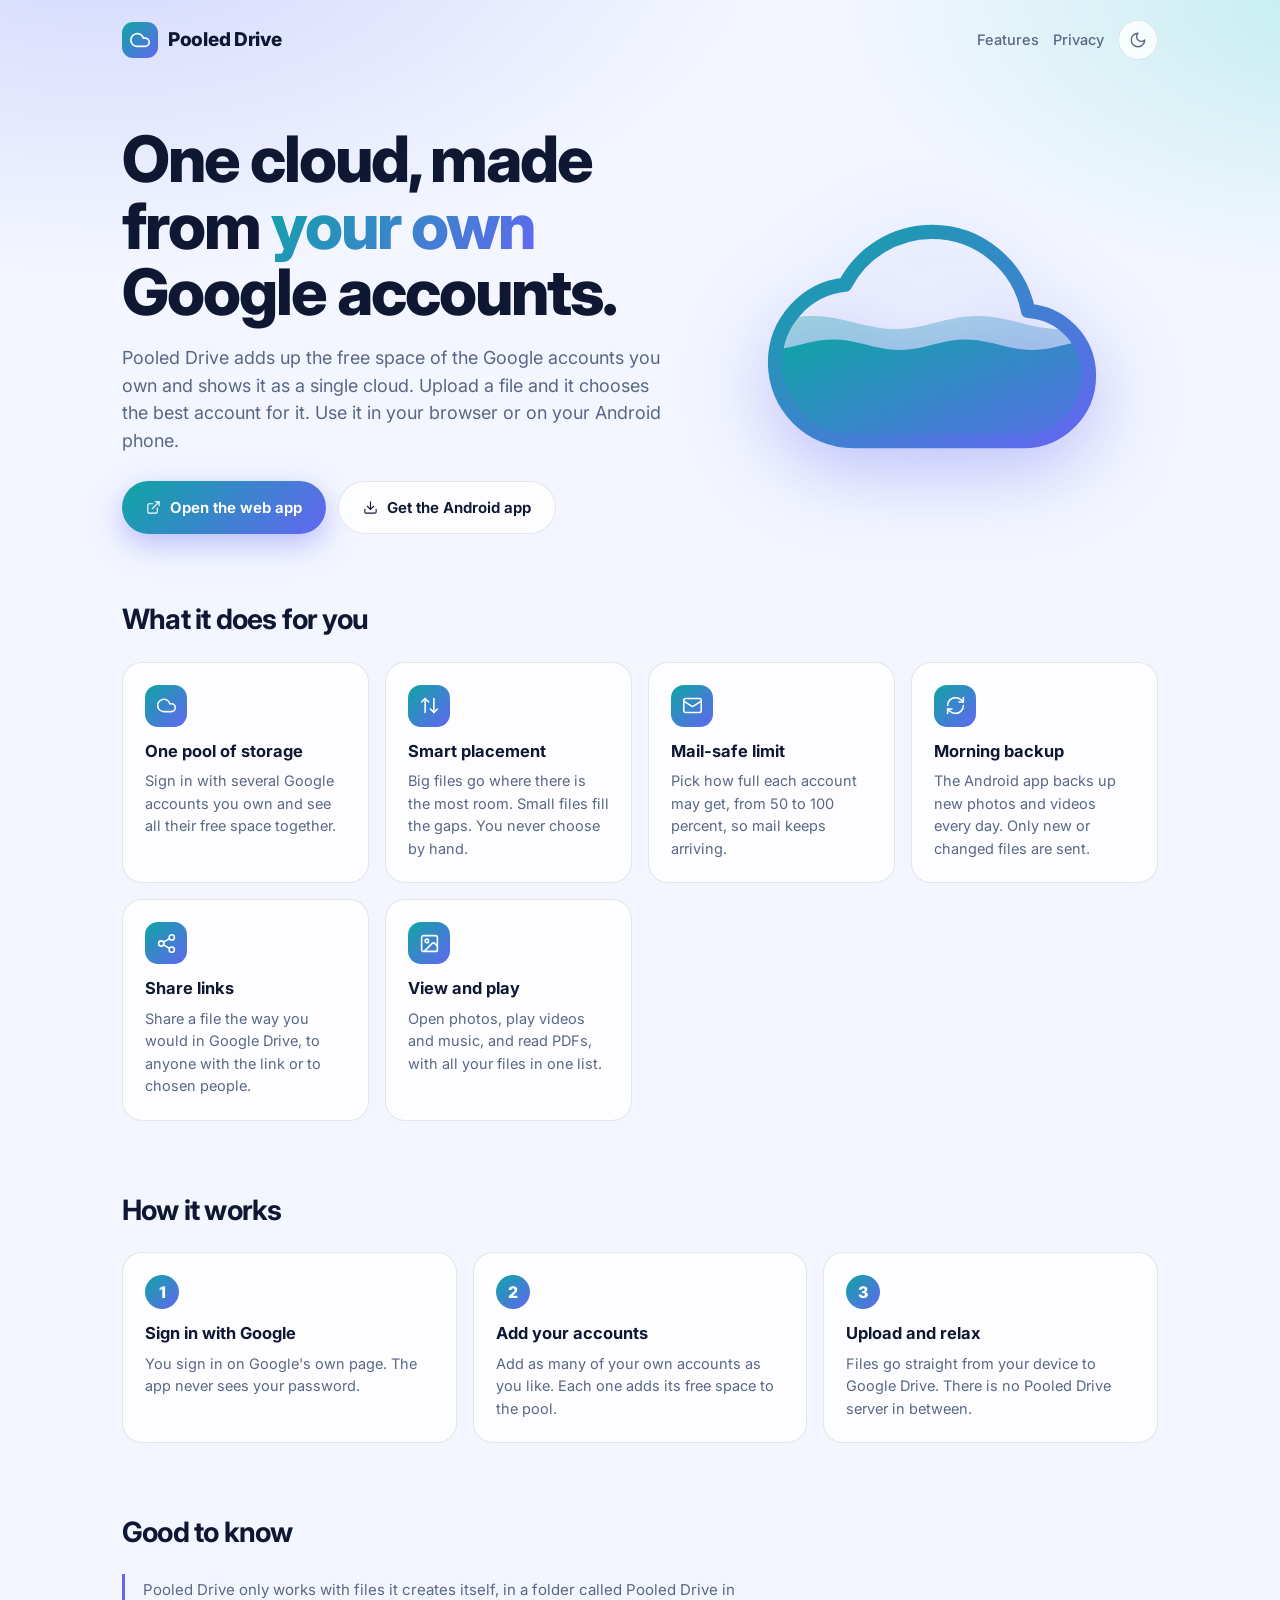
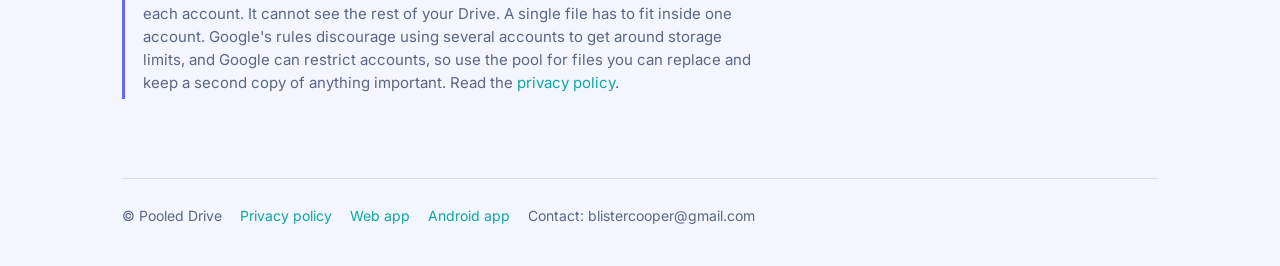
<file: index.html>
<!DOCTYPE html>
<html lang="en" data-theme="dark">
<head>
<meta charset="utf-8">
<meta name="viewport" content="width=device-width, initial-scale=1">
<title>Pooled Drive: one cloud made from your own Google accounts</title>
<meta name="description" content="Pooled Drive combines the free space of the Google accounts you own into one cloud. Available as a website and an Android app.">
<meta name="theme-color" content="#070b16">
<link rel="icon" href="app/icon-192.png">
<link rel="apple-touch-icon" href="app/icon-180.png">
<link rel="preconnect" href="https://fonts.googleapis.com">
<link href="https://fonts.googleapis.com/css2?family=Inter:wght@400;500;600;700;800&display=swap" rel="stylesheet">
<script>try{var t=JSON.parse(localStorage.getItem('pd.theme')||'"auto"');document.documentElement.dataset.theme=t==='auto'?(matchMedia('(prefers-color-scheme: dark)').matches?'dark':'light'):t}catch(e){}</script>
<style>
:root{--a1:#2dd4bf;--a2:#818cf8;--grad:linear-gradient(135deg,var(--a1),var(--a2));--font:'Inter',system-ui,-apple-system,'Segoe UI',Roboto,sans-serif}
:root[data-theme=dark]{color-scheme:dark;--bg:#070b16;--b1:rgba(99,102,241,.25);--b2:rgba(45,212,191,.16);--card:rgba(255,255,255,.05);--line:rgba(255,255,255,.1);--text:#e9edf9;--muted:#9aa4c2;--ink:#06101a;--track:rgba(255,255,255,.08)}
:root[data-theme=light]{color-scheme:light;--bg:#f3f6ff;--b1:rgba(129,140,248,.3);--b2:rgba(45,212,191,.24);--card:rgba(255,255,255,.8);--line:rgba(15,23,51,.1);--text:#101733;--muted:#5a6685;--ink:#fff;--a1:#0ea5a4;--a2:#6366f1;--track:rgba(15,23,51,.08)}
*{box-sizing:border-box}body{margin:0;font-family:var(--font);color:var(--text);background:radial-gradient(1100px 600px at 8% -10%,var(--b1),transparent 60%),radial-gradient(900px 500px at 105% 0,var(--b2),transparent 55%),var(--bg);background-attachment:fixed;-webkit-font-smoothing:antialiased;line-height:1.55}
a{color:var(--a1);text-decoration:none}button{font:inherit;color:inherit;background:none;border:0;cursor:pointer}
svg{width:1em;height:1em;fill:none;stroke:currentColor;stroke-width:1.8;stroke-linecap:round;stroke-linejoin:round}
.wrap{max-width:1080px;margin:0 auto;padding:0 22px}
nav{display:flex;align-items:center;gap:14px;padding:20px 0}
.brand{display:flex;align-items:center;gap:10px;font-weight:800;font-size:19px;letter-spacing:-.3px}
.mark{width:36px;height:36px;border-radius:11px;background:var(--grad);display:grid;place-items:center;color:var(--ink);font-size:21px}
.sp{flex:1}nav a.l{color:var(--muted);font-weight:500;font-size:14.5px}
.tb{width:40px;height:40px;border-radius:99px;border:1px solid var(--line);background:var(--card);display:grid;place-items:center;font-size:18px;color:var(--muted)}
.hero{display:grid;grid-template-columns:1.1fr .9fr;gap:30px;align-items:center;padding:46px 0 30px}
h1{font-size:clamp(36px,6vw,64px);line-height:1.04;letter-spacing:-2px;margin:0 0 18px;font-weight:800}
h1 span{background:var(--grad);-webkit-background-clip:text;background-clip:text;color:transparent}
.lead{font-size:18px;color:var(--muted);max-width:52ch;margin:0 0 26px}
.btns{display:flex;gap:12px;flex-wrap:wrap}
.btn{display:inline-flex;align-items:center;gap:9px;padding:14px 24px;border-radius:99px;font-weight:650;font-size:15px;border:1px solid var(--line);background:var(--card);color:var(--text);transition:transform .15s}
.btn:hover{transform:translateY(-2px)}.btn.p{background:var(--grad);color:var(--ink);border:0;box-shadow:0 10px 30px rgba(99,102,241,.4)}
.art{display:grid;place-items:center}.art svg{width:min(340px,80vw);height:auto;overflow:visible;filter:drop-shadow(0 20px 40px rgba(99,102,241,.4))}
.grid{display:grid;grid-template-columns:repeat(auto-fit,minmax(240px,1fr));gap:16px}
.card{background:var(--card);border:1px solid var(--line);border-radius:20px;padding:22px;-webkit-backdrop-filter:blur(14px);backdrop-filter:blur(14px)}
.card h3{margin:12px 0 6px;font-size:16.5px}.card p{margin:0;color:var(--muted);font-size:14.5px}
.ic{width:42px;height:42px;border-radius:13px;background:var(--grad);display:grid;place-items:center;color:var(--ink);font-size:21px}
section{padding:34px 0}h2{font-size:28px;letter-spacing:-.8px;margin:0 0 20px}
.steps{display:grid;grid-template-columns:repeat(auto-fit,minmax(220px,1fr));gap:16px;counter-reset:s}
.step{counter-increment:s}.step::before{content:counter(s);display:grid;place-items:center;width:34px;height:34px;border-radius:50%;background:var(--grad);color:var(--ink);font-weight:800;margin-bottom:12px}
.note{border-left:3px solid var(--a2);padding:4px 0 4px 18px;color:var(--muted);font-size:15px;max-width:70ch}
footer{border-top:1px solid var(--line);margin-top:30px;padding:26px 0 40px;color:var(--muted);font-size:14px;display:flex;gap:18px;flex-wrap:wrap}
@media(max-width:820px){.hero{grid-template-columns:1fr;text-align:center}.lead{margin-inline:auto}.btns{justify-content:center}}
</style>
</head>
<body>
<div class="wrap">
<nav><div class="brand"><span class="mark"><svg viewBox="0 0 24 24" style="width:22px;height:22px"><path d="M17.5 19H9a7 7 0 1 1 6.71-9h1.79a4.5 4.5 0 1 1 0 9Z"/></svg></span>Pooled Drive</div><span class="sp"></span><a class="l" href="#features">Features</a><a class="l" href="privacy.html">Privacy</a><button class="tb" id="tb" aria-label="Switch theme"></button></nav>

<header class="hero">
  <div>
    <h1>One cloud, made from <span>your own</span> Google accounts.</h1>
    <p class="lead">Pooled Drive adds up the free space of the Google accounts you own and shows it as a single cloud. Upload a file and it chooses the best account for it. Use it in your browser or on your Android phone.</p>
    <div class="btns">
      <a class="btn p" href="app/"><svg viewBox="0 0 24 24"><path d="M15 3h6v6"/><path d="M10 14 21 3"/><path d="M18 13v6a2 2 0 0 1-2 2H5a2 2 0 0 1-2-2V8a2 2 0 0 1 2-2h6"/></svg>Open the web app</a>
      <a class="btn" href="https://github.com/blistercooper/pooled-drive-website/releases/latest/download/PooledDrive.apk"><svg viewBox="0 0 24 24"><path d="M21 15v4a2 2 0 0 1-2 2H5a2 2 0 0 1-2-2v-4"/><polyline points="7 10 12 15 17 10"/><line x1="12" x2="12" y1="15" y2="3"/></svg>Get the Android app</a>
    </div>
  </div>
  <div class="art"><svg viewBox="0 0 26 24" role="img" aria-label="A cloud filling with water"><defs><linearGradient id="g" x1="0" y1="0" x2="1" y2="1"><stop offset="0" style="stop-color:var(--a1)"/><stop offset="1" style="stop-color:var(--a2)"/></linearGradient><clipPath id="c"><path d="M19.35,10.04C18.67,6.59 15.64,4 12,4 9.11,4 6.6,5.64 5.35,8.04 2.34,8.36 0,10.91 0,14c0,3.31 2.69,6 6,6h13c2.76,0 5,-2.24 5,-5 0,-2.64 -2.05,-4.78 -4.65,-4.96z"/></clipPath></defs><g transform="translate(1 .5)"><g clip-path="url(#c)"><path id="w2" style="fill:url(#g);fill-opacity:.35;stroke:none"/><path id="w1" style="fill:url(#g);stroke:none"/></g><path d="M19.35,10.04C18.67,6.59 15.64,4 12,4 9.11,4 6.6,5.64 5.35,8.04 2.34,8.36 0,10.91 0,14c0,3.31 2.69,6 6,6h13c2.76,0 5,-2.24 5,-5 0,-2.64 -2.05,-4.78 -4.65,-4.96z" style="stroke:url(#g);stroke-width:1.1"/></g></svg></div>
</header>

<section id="features"><h2>What it does for you</h2>
<div class="grid">
  <div class="card"><div class="ic"><svg viewBox="0 0 24 24"><path d="M17.5 19H9a7 7 0 1 1 6.71-9h1.79a4.5 4.5 0 1 1 0 9Z"/></svg></div><h3>One pool of storage</h3><p>Sign in with several Google accounts you own and see all their free space together.</p></div>
  <div class="card"><div class="ic"><svg viewBox="0 0 24 24"><path d="m21 16-4 4-4-4"/><path d="M17 20V4"/><path d="m3 8 4-4 4 4"/><path d="M7 4v16"/></svg></div><h3>Smart placement</h3><p>Big files go where there is the most room. Small files fill the gaps. You never choose by hand.</p></div>
  <div class="card"><div class="ic"><svg viewBox="0 0 24 24"><rect width="20" height="16" x="2" y="4" rx="2"/><path d="m22 7-8.97 5.7a1.94 1.94 0 0 1-2.06 0L2 7"/></svg></div><h3>Mail-safe limit</h3><p>Pick how full each account may get, from 50 to 100 percent, so mail keeps arriving.</p></div>
  <div class="card"><div class="ic"><svg viewBox="0 0 24 24"><path d="M3 12a9 9 0 0 1 9-9 9.75 9.75 0 0 1 6.74 2.74L21 8"/><path d="M21 3v5h-5"/><path d="M21 12a9 9 0 0 1-9 9 9.75 9.75 0 0 1-6.74-2.74L3 16"/><path d="M8 16H3v5"/></svg></div><h3>Morning backup</h3><p>The Android app backs up new photos and videos every day. Only new or changed files are sent.</p></div>
  <div class="card"><div class="ic"><svg viewBox="0 0 24 24"><circle cx="18" cy="5" r="3"/><circle cx="6" cy="12" r="3"/><circle cx="18" cy="19" r="3"/><path d="m8.6 13.5 6.8 4M15.4 6.5l-6.8 4"/></svg></div><h3>Share links</h3><p>Share a file the way you would in Google Drive, to anyone with the link or to chosen people.</p></div>
  <div class="card"><div class="ic"><svg viewBox="0 0 24 24"><rect width="18" height="18" x="3" y="3" rx="2"/><circle cx="9" cy="9" r="2"/><path d="m21 15-3.086-3.086a2 2 0 0 0-2.828 0L6 21"/></svg></div><h3>View and play</h3><p>Open photos, play videos and music, and read PDFs, with all your files in one list.</p></div>
</div></section>

<section><h2>How it works</h2>
<div class="steps">
  <div class="card step"><h3>Sign in with Google</h3><p>You sign in on Google's own page. The app never sees your password.</p></div>
  <div class="card step"><h3>Add your accounts</h3><p>Add as many of your own accounts as you like. Each one adds its free space to the pool.</p></div>
  <div class="card step"><h3>Upload and relax</h3><p>Files go straight from your device to Google Drive. There is no Pooled Drive server in between.</p></div>
</div></section>

<section><h2>Good to know</h2>
<p class="note">Pooled Drive only works with files it creates itself, in a folder called Pooled Drive in each account. It cannot see the rest of your Drive. A single file has to fit inside one account. Google's rules discourage using several accounts to get around storage limits, and Google can restrict accounts, so use the pool for files you can replace and keep a second copy of anything important. Read the <a href="privacy.html">privacy policy</a>.</p></section>

<footer><span>© Pooled Drive</span><a href="privacy.html">Privacy policy</a><a href="app/">Web app</a><a href="https://github.com/blistercooper/pooled-drive-website/releases/latest">Android app</a><span>Contact: blistercooper@gmail.com</span></footer>
</div>
<script>
(function(){
  if(/iP(hone|ad|od)/.test(navigator.userAgent)||(navigator.platform==='MacIntel'&&navigator.maxTouchPoints>1)){var ab=document.querySelector('.btns a:nth-child(2)');if(ab)ab.outerHTML='<span class="btn" style="cursor:default">The Android app is Android only. On iPhone, use the web app.</span>'}
  var tb=document.getElementById('tb');
  function icon(){tb.innerHTML='<svg viewBox="0 0 24 24">'+(document.documentElement.dataset.theme==='dark'?'<circle cx="12" cy="12" r="4"/><path d="M12 2v2M12 20v2M4.93 4.93l1.41 1.41M17.66 17.66l1.41 1.41M2 12h2M20 12h2M6.34 17.66l-1.41 1.41M19.07 4.93l-1.41 1.41"/>':'<path d="M12 3a6 6 0 0 0 9 9 9 9 0 1 1-9-9Z"/>')+'</svg>'}
  icon();tb.onclick=function(){var t=document.documentElement.dataset.theme==='dark'?'light':'dark';document.documentElement.dataset.theme=t;try{localStorage.setItem('pd.theme',JSON.stringify(t))}catch(e){}icon()};
  function wave(l,a,k,ph){var d='M-1 '+(l+a*Math.sin(-k+ph));for(var x=-1;x<=25;x+=.5)d+=' L'+x+' '+(l+a*Math.sin(x*k+ph));return d+' L25 22 L-1 22Z'}
  var still=matchMedia('(prefers-reduced-motion: reduce)').matches,w1=document.getElementById('w1'),w2=document.getElementById('w2');
  (function f(t){var ph=t/5200*Math.PI*2,lv=12.4+.25*Math.sin(ph);w1.setAttribute('d',wave(lv,.4,.62,ph));w2.setAttribute('d',wave(lv-1.7,.5,.5,ph+1.3));if(!still)requestAnimationFrame(f)})(0);
})();
</script>
</body>
</html>
</file>
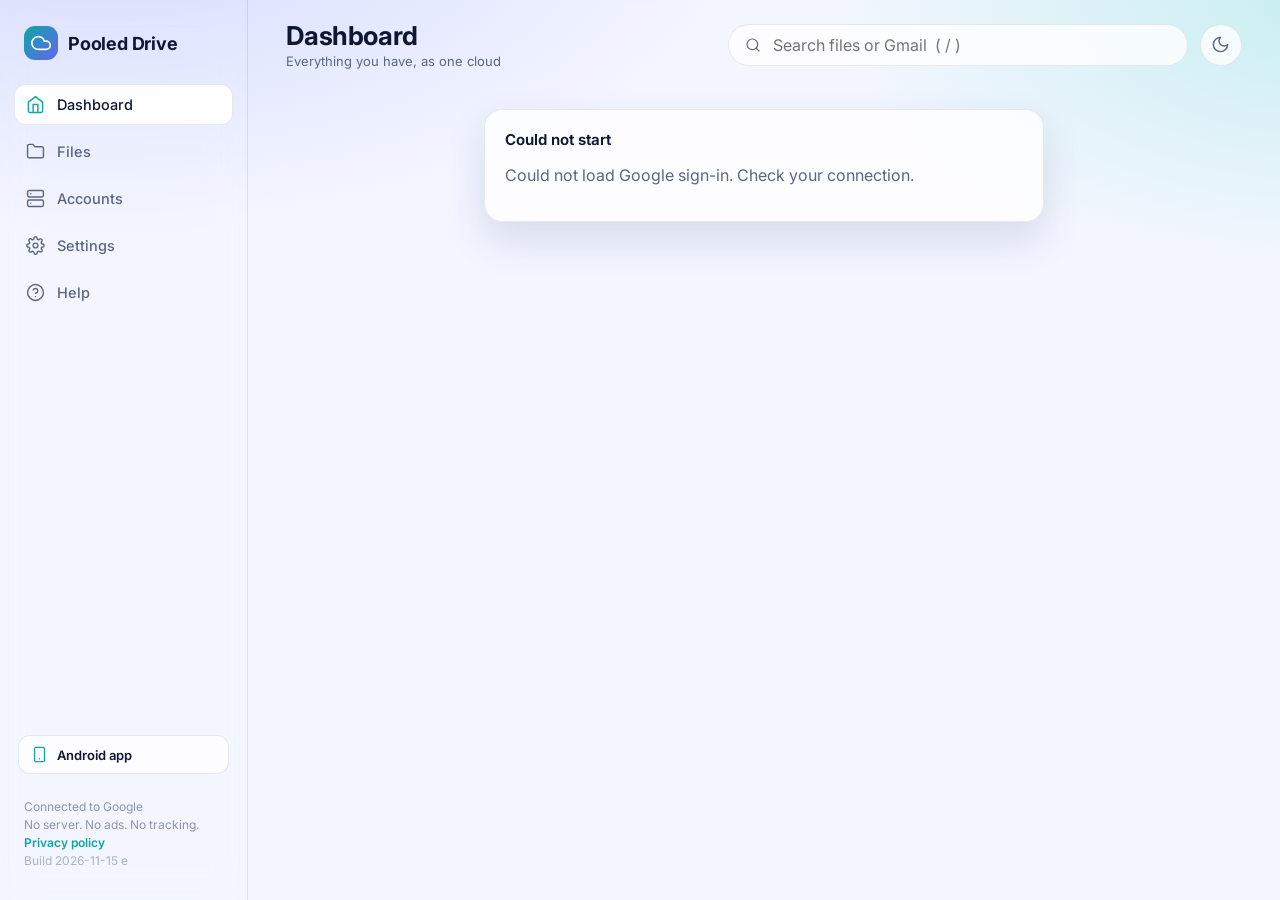
<file: app/index.html>
<!DOCTYPE html>
<html lang="en" data-theme="dark">
<head>
<meta charset="utf-8">
<meta name="viewport" content="width=device-width, initial-scale=1, viewport-fit=cover">
<title>Pooled Drive: web app</title>
<meta name="description" content="Pool the free space of your own Google accounts into one cloud, in your browser.">
<meta name="theme-color" content="#070b16">
<link rel="manifest" href="manifest.webmanifest">
<link rel="icon" href="icon-192.png">
<link rel="apple-touch-icon" href="icon-180.png">
<meta name="apple-mobile-web-app-capable" content="yes">
<meta name="mobile-web-app-capable" content="yes">
<meta name="apple-mobile-web-app-title" content="Pooled Drive">
<meta name="apple-mobile-web-app-status-bar-style" content="black-translucent">
<meta name="format-detection" content="telephone=no">
<link rel="preconnect" href="https://fonts.googleapis.com">
<link href="https://fonts.googleapis.com/css2?family=Inter:wght@400;500;600;700&display=swap" rel="stylesheet">
<!--LOADER-CSS--><script>(function(){var v=Math.floor(Date.now()/60000);document.write('<link rel="stylesheet" href="app.css?v='+v+'">')})();</script><noscript><link rel="stylesheet" href="app.css"></noscript><!--/LOADER-CSS-->
<script>
  // apply the saved theme before anything paints, so there is no flash
  try {
    var t = JSON.parse(localStorage.getItem('pd.theme') || '"auto"');
    document.documentElement.dataset.theme = t === 'auto' ? (matchMedia('(prefers-color-scheme: dark)').matches ? 'dark' : 'light') : t;
  } catch (e) {}
</script>
</head>
<body>
<svg width="0" height="0" style="position:absolute" aria-hidden="true"><defs><linearGradient id="rg" x1="0" y1="0" x2="1" y2="1"><stop offset="0" style="stop-color:var(--a1)"/><stop offset="1" style="stop-color:var(--a2)"/></linearGradient></defs></svg>
<div id="app"></div>
<div class="scrim" id="scrim"><div class="modal" id="modal" role="dialog" aria-modal="true"></div></div>
<div class="toast" id="toast" role="status" aria-live="polite"></div>
<div id="tx" aria-live="polite"></div>
<div class="drop" id="dz"><div>Drop files to upload</div></div>
<canvas id="fx" aria-hidden="true"></canvas>
<input type="file" id="pick" multiple hidden>
<noscript><p style="padding:40px;text-align:center">Pooled Drive needs JavaScript to run.</p></noscript>
<!--LOADER-JS--><script>(function(){var v=Math.floor(Date.now()/60000);["config.js","app.js","ui.js"].forEach(function(f){document.write('<script src="'+f+'?v='+v+'"><\/script>')})})();</script><!--/LOADER-JS-->
</body>
</html>
</file>
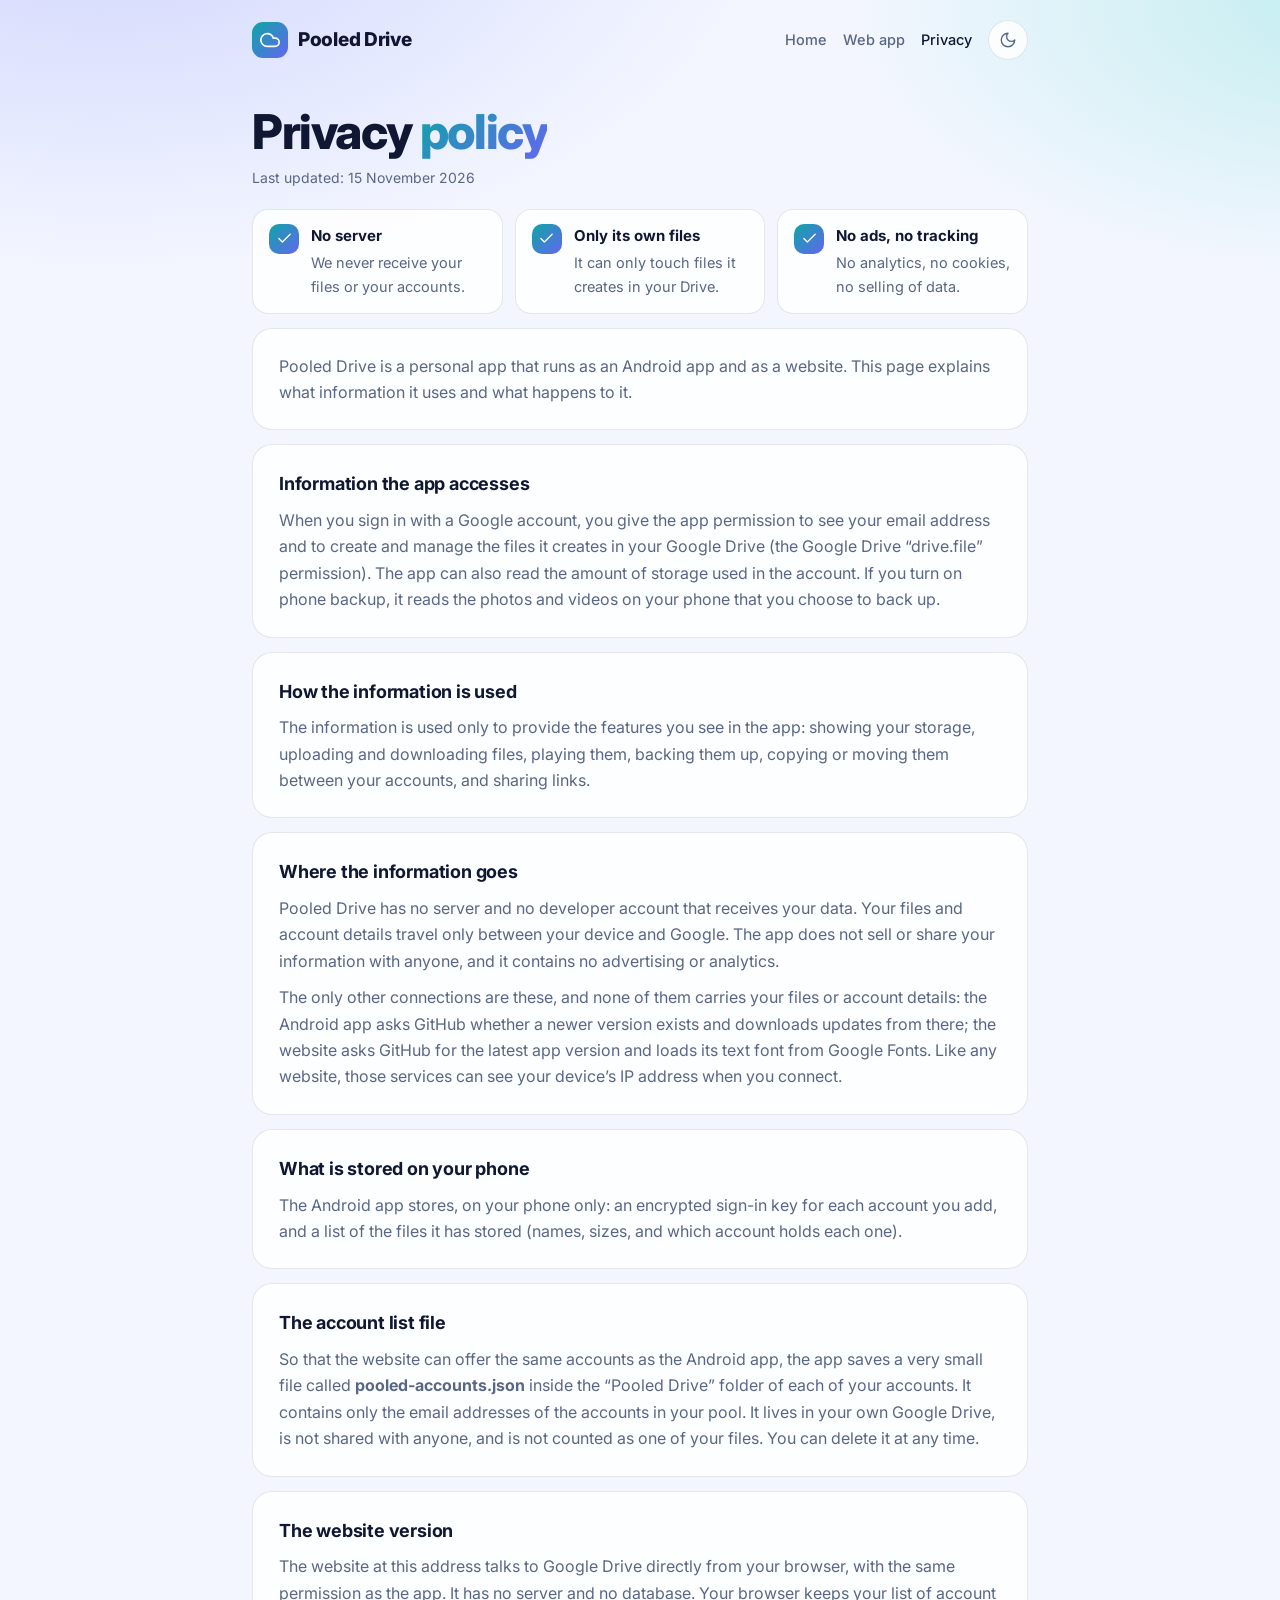
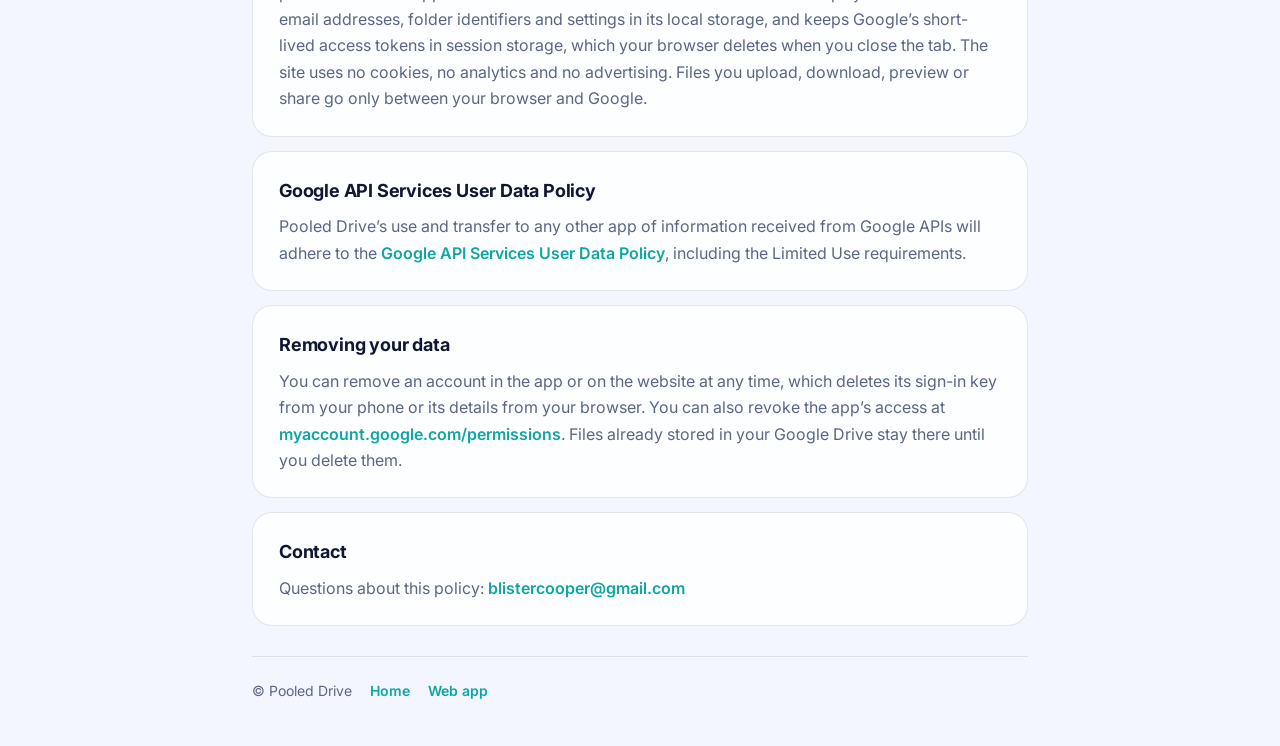
<file: privacy.html>
<!DOCTYPE html>
<html lang="en" data-theme="dark">
<head>
<meta charset="utf-8">
<meta name="viewport" content="width=device-width, initial-scale=1">
<title>Pooled Drive: Privacy Policy</title>
<meta name="description" content="What information Pooled Drive uses, where it goes, and how to remove it.">
<meta name="theme-color" content="#070b16">
<link rel="icon" href="app/icon-192.png">
<link rel="apple-touch-icon" href="app/icon-180.png">
<link rel="preconnect" href="https://fonts.googleapis.com">
<link href="https://fonts.googleapis.com/css2?family=Inter:wght@400;500;600;700;800&display=swap" rel="stylesheet">
<script>try{var t=JSON.parse(localStorage.getItem('pd.theme')||'"auto"');document.documentElement.dataset.theme=t==='auto'?(matchMedia('(prefers-color-scheme: dark)').matches?'dark':'light'):t}catch(e){}</script>
<style>
:root{--a1:#2dd4bf;--a2:#818cf8;--grad:linear-gradient(135deg,var(--a1),var(--a2));--font:'Inter',system-ui,-apple-system,'Segoe UI',Roboto,sans-serif}
:root[data-theme=dark]{color-scheme:dark;--bg:#070b16;--b1:rgba(99,102,241,.25);--b2:rgba(45,212,191,.16);--card:rgba(255,255,255,.05);--line:rgba(255,255,255,.1);--text:#e9edf9;--muted:#9aa4c2;--ink:#06101a}
:root[data-theme=light]{color-scheme:light;--bg:#f3f6ff;--b1:rgba(129,140,248,.3);--b2:rgba(45,212,191,.24);--card:rgba(255,255,255,.82);--line:rgba(15,23,51,.1);--text:#101733;--muted:#5a6685;--ink:#fff;--a1:#0ea5a4;--a2:#6366f1}
*{box-sizing:border-box}html{-webkit-text-size-adjust:100%}
body{margin:0;font-family:var(--font);color:var(--text);background:radial-gradient(1100px 600px at 8% -10%,var(--b1),transparent 60%),radial-gradient(900px 500px at 105% 0,var(--b2),transparent 55%),var(--bg);background-attachment:fixed;-webkit-font-smoothing:antialiased;line-height:1.65}
a{color:var(--a1);text-decoration:none;font-weight:600}a:hover{text-decoration:underline}button{font:inherit;color:inherit;background:none;border:0;cursor:pointer}
svg{width:1em;height:1em;fill:none;stroke:currentColor;stroke-width:1.8;stroke-linecap:round;stroke-linejoin:round}
.wrap{max-width:820px;margin:0 auto;padding:0 22px}
nav{display:flex;align-items:center;gap:16px;padding:20px 0;flex-wrap:wrap}
.brand{display:flex;align-items:center;gap:10px;font-weight:800;font-size:19px;letter-spacing:-.3px;color:var(--text)}.brand:hover{text-decoration:none}
.mark{width:36px;height:36px;border-radius:11px;background:var(--grad);display:grid;place-items:center;color:var(--ink);font-size:21px}
.sp{flex:1}nav a.l{color:var(--muted);font-weight:500;font-size:14.5px}nav a.l.on{color:var(--text)}
.tb{width:40px;height:40px;border-radius:99px;border:1px solid var(--line);background:var(--card);display:grid;place-items:center;font-size:18px;color:var(--muted)}
h1{font-size:clamp(32px,5vw,48px);letter-spacing:-1.4px;line-height:1.08;margin:26px 0 8px;font-weight:800}
h1 span{background:var(--grad);-webkit-background-clip:text;background-clip:text;color:transparent}
.upd{color:var(--muted);font-size:14px;margin:0 0 20px}
.card{background:var(--card);border:1px solid var(--line);border-radius:20px;padding:24px 26px;margin-bottom:14px;-webkit-backdrop-filter:blur(14px);backdrop-filter:blur(14px)}
.card h2{font-size:18px;margin:0 0 8px;letter-spacing:-.2px}.card p{margin:0 0 10px;color:var(--muted)}.card p:last-child{margin-bottom:0}
.short{display:grid;grid-template-columns:repeat(auto-fit,minmax(230px,1fr));gap:12px;margin:0 0 14px}
.short div{display:flex;gap:12px;align-items:flex-start;background:var(--card);border:1px solid var(--line);border-radius:16px;padding:14px 16px;font-size:14.5px;color:var(--muted)}
.short b{display:block;color:var(--text);font-size:15px;margin-bottom:2px}
.ck{width:30px;height:30px;border-radius:10px;background:var(--grad);color:var(--ink);display:grid;place-items:center;flex:none;font-size:17px}
footer{border-top:1px solid var(--line);margin:30px 0 0;padding:22px 0 44px;color:var(--muted);font-size:14px;display:flex;gap:18px;flex-wrap:wrap}
</style>
</head>
<body>
<div class="wrap">
<nav><a class="brand" href="./"><span class="mark"><svg viewBox="0 0 24 24" style="width:22px;height:22px"><path d="M17.5 19H9a7 7 0 1 1 6.71-9h1.79a4.5 4.5 0 1 1 0 9Z"/></svg></span>Pooled Drive</a><span class="sp"></span><a class="l" href="./">Home</a><a class="l" href="app/">Web app</a><a class="l on" href="privacy.html">Privacy</a><button class="tb" id="tb" aria-label="Switch theme"></button></nav>

<h1>Privacy <span>policy</span></h1>
<p class="upd">Last updated: 15 November 2026</p>

<div class="short">
  <div><span class="ck"><svg viewBox="0 0 24 24"><path d="M20 6 9 17l-5-5"/></svg></span><span><b>No server</b>We never receive your files or your accounts.</span></div>
  <div><span class="ck"><svg viewBox="0 0 24 24"><path d="M20 6 9 17l-5-5"/></svg></span><span><b>Only its own files</b>It can only touch files it creates in your Drive.</span></div>
  <div><span class="ck"><svg viewBox="0 0 24 24"><path d="M20 6 9 17l-5-5"/></svg></span><span><b>No ads, no tracking</b>No analytics, no cookies, no selling of data.</span></div>
</div>

<div class="card"><p>Pooled Drive is a personal app that runs as an Android app and as a website. This page explains what information it uses and what happens to it.</p></div>

<div class="card"><h2>Information the app accesses</h2>
<p>When you sign in with a Google account, you give the app permission to see your email address and to create and manage the files it creates in your Google Drive (the Google Drive “drive.file” permission). The app can also read the amount of storage used in the account. If you turn on phone backup, it reads the photos and videos on your phone that you choose to back up.</p></div>

<div class="card"><h2>How the information is used</h2>
<p>The information is used only to provide the features you see in the app: showing your storage, uploading and downloading files, playing them, backing them up, copying or moving them between your accounts, and sharing links.</p></div>

<div class="card"><h2>Where the information goes</h2>
<p>Pooled Drive has no server and no developer account that receives your data. Your files and account details travel only between your device and Google. The app does not sell or share your information with anyone, and it contains no advertising or analytics.</p>
<p>The only other connections are these, and none of them carries your files or account details: the Android app asks GitHub whether a newer version exists and downloads updates from there; the website asks GitHub for the latest app version and loads its text font from Google Fonts. Like any website, those services can see your device’s IP address when you connect.</p></div>

<div class="card"><h2>What is stored on your phone</h2>
<p>The Android app stores, on your phone only: an encrypted sign-in key for each account you add, and a list of the files it has stored (names, sizes, and which account holds each one).</p></div>

<div class="card"><h2>The account list file</h2>
<p>So that the website can offer the same accounts as the Android app, the app saves a very small file called <b>pooled-accounts.json</b> inside the “Pooled Drive” folder of each of your accounts. It contains only the email addresses of the accounts in your pool. It lives in your own Google Drive, is not shared with anyone, and is not counted as one of your files. You can delete it at any time.</p></div>

<div class="card"><h2>The website version</h2>
<p>The website at this address talks to Google Drive directly from your browser, with the same permission as the app. It has no server and no database. Your browser keeps your list of account email addresses, folder identifiers and settings in its local storage, and keeps Google’s short-lived access tokens in session storage, which your browser deletes when you close the tab. The site uses no cookies, no analytics and no advertising. Files you upload, download, preview or share go only between your browser and Google.</p></div>

<div class="card"><h2>Google API Services User Data Policy</h2>
<p>Pooled Drive’s use and transfer to any other app of information received from Google APIs will adhere to the <a href="https://developers.google.com/terms/api-services-user-data-policy" target="_blank" rel="noopener">Google API Services User Data Policy</a>, including the Limited Use requirements.</p></div>

<div class="card"><h2>Removing your data</h2>
<p>You can remove an account in the app or on the website at any time, which deletes its sign-in key from your phone or its details from your browser. You can also revoke the app’s access at <a href="https://myaccount.google.com/permissions" target="_blank" rel="noopener">myaccount.google.com/permissions</a>. Files already stored in your Google Drive stay there until you delete them.</p></div>

<div class="card"><h2>Contact</h2>
<p>Questions about this policy: <a href="mailto:blistercooper@gmail.com">blistercooper@gmail.com</a></p></div>

<footer><span>© Pooled Drive</span><a href="./">Home</a><a href="app/">Web app</a></footer>
</div>
<script>
(function(){var tb=document.getElementById('tb');
function icon(){tb.innerHTML='<svg viewBox="0 0 24 24">'+(document.documentElement.dataset.theme==='dark'?'<circle cx="12" cy="12" r="4"/><path d="M12 2v2M12 20v2M4.93 4.93l1.41 1.41M17.66 17.66l1.41 1.41M2 12h2M20 12h2M6.34 17.66l-1.41 1.41M19.07 4.93l-1.41 1.41"/>':'<path d="M12 3a6 6 0 0 0 9 9 9 9 0 1 1-9-9Z"/>')+'</svg>'}
icon();tb.onclick=function(){var t=document.documentElement.dataset.theme==='dark'?'light':'dark';document.documentElement.dataset.theme=t;try{localStorage.setItem('pd.theme',JSON.stringify(t))}catch(e){}icon()}})();
</script>
</body>
</html>
</file>
<file: app/app.css>
/* Pooled Drive web: "aurora glass". Two themes: dark (midnight) and light (daylight). */
:root{
  --font:'Inter',system-ui,-apple-system,'Segoe UI',Roboto,sans-serif;
  --a1:#2dd4bf;--a2:#818cf8;--grad:linear-gradient(135deg,var(--a1),var(--a2));
  --r:18px;--rs:12px;--nav:248px;
  color-scheme:dark;
}
:root[data-theme=dark]{
  --bg:#070b16;--bg1:rgba(99,102,241,.22);--bg2:rgba(45,212,191,.15);
  --card:rgba(255,255,255,.045);--card2:rgba(255,255,255,.08);--line:rgba(255,255,255,.09);
  --text:#e9edf9;--muted:#8f99b8;--faint:#5d6788;--ink:#06101a;
  --good:#34d399;--warn:#fbbf24;--bad:#f87171;--shadow:0 20px 50px rgba(0,0,0,.45);--track:rgba(255,255,255,.08);
  --t-film:#a78bfa;--t-image:#2dd4bf;--t-file:#fbbf24;--t-music:#f472b6;--t-zip:#fb923c;--t-other:#64748b;
}
:root[data-theme=light]{
  color-scheme:light;
  --bg:#f3f6ff;--bg1:rgba(129,140,248,.28);--bg2:rgba(45,212,191,.22);
  --card:rgba(255,255,255,.78);--card2:rgba(255,255,255,.95);--line:rgba(15,23,51,.09);
  --text:#101733;--muted:#5a6685;--faint:#8b95b3;--ink:#ffffff;
  --a1:#0ea5a4;--a2:#6366f1;
  --good:#059669;--warn:#b45309;--bad:#dc2626;--shadow:0 18px 40px rgba(40,60,120,.14);--track:rgba(15,23,51,.08);
  --t-film:#7c3aed;--t-image:#0d9488;--t-file:#d97706;--t-music:#db2777;--t-zip:#ea580c;--t-other:#94a3b8;
}
*,*::before,*::after{box-sizing:border-box}
html{scroll-padding-top:80px}
html{-webkit-text-size-adjust:100%;text-size-adjust:100%}
body{-webkit-tap-highlight-color:transparent;margin:0;font-family:var(--font);color:var(--text);background:
  radial-gradient(1100px 560px at 8% -12%,var(--bg1),transparent 60%),
  radial-gradient(900px 480px at 104% 0%,var(--bg2),transparent 55%),var(--bg);
  background-attachment:fixed;min-height:100vh;min-height:100dvh;-webkit-font-smoothing:antialiased;transition:background-color .3s,color .3s}
button,input,select{font:inherit;color:inherit}
button{-webkit-appearance:none;appearance:none;background:none;border:0;cursor:pointer;padding:0}
a{color:var(--a1);text-decoration:none}
svg{width:1em;height:1em;fill:none;stroke:currentColor;stroke-width:1.8;stroke-linecap:round;stroke-linejoin:round;flex:none}
:focus-visible{outline:2px solid var(--a1);outline-offset:2px;border-radius:8px}
.sr{position:absolute;width:1px;height:1px;overflow:hidden;clip:rect(0 0 0 0)}

/* ---------- shell ---------- */
#app{display:grid;grid-template-columns:var(--nav) minmax(0,1fr);min-height:100vh}
aside{position:sticky;top:0;height:100vh;padding:20px 14px;border-right:1px solid var(--line);display:flex;flex-direction:column;gap:6px;-webkit-backdrop-filter:blur(18px);backdrop-filter:blur(18px)}
.brand{display:flex;align-items:center;gap:10px;padding:6px 10px 18px;font-weight:700;font-size:18px;letter-spacing:-.2px}
.brand .mark{width:34px;height:34px;border-radius:11px;background:var(--grad);display:grid;place-items:center;color:var(--ink);font-size:20px}
.navb{display:flex;align-items:center;gap:12px;width:100%;text-align:left;padding:11px 12px;border-radius:var(--rs);color:var(--muted);font-weight:500;font-size:14.5px;transition:background .15s,color .15s}
.navb svg{font-size:19px}
.navb:hover{background:var(--card);color:var(--text)}
.navb[aria-current=page]{background:var(--card2);color:var(--text);box-shadow:inset 0 0 0 1px var(--line)}
.navb[aria-current=page] svg{color:var(--a1)}
.navb .dotc{margin-left:auto;font-size:11px;background:var(--grad);color:var(--ink);padding:2px 7px;border-radius:99px;font-weight:700}
.sp{flex:1}
.side-foot{font-size:12px;color:var(--faint);padding:10px;line-height:1.5}
main{padding:20px clamp(16px,3vw,40px) 90px;max-width:1280px;width:100%}
.top{display:flex;align-items:center;gap:12px;margin-bottom:22px;flex-wrap:wrap}
.top h1{font-size:26px;letter-spacing:-.4px;margin:0;font-weight:700}
.top .sub{color:var(--muted);font-size:13px;margin-top:2px}
.searchbox{flex:1;min-width:200px;max-width:460px;margin-left:auto;display:flex;align-items:center;gap:10px;background:var(--card);border:1px solid var(--line);border-radius:99px;padding:0 16px;height:42px;color:var(--muted)}
.searchbox input{flex:1;background:none;border:0;outline:0;color:var(--text);min-width:0}
.iconb{width:42px;height:42px;border-radius:99px;display:grid;place-items:center;background:var(--card);border:1px solid var(--line);font-size:19px;color:var(--muted);transition:color .15s,transform .15s}
.iconb:hover{color:var(--text);transform:translateY(-1px)}

/* ---------- cards & buttons ---------- */
.card{background:var(--card);border:1px solid var(--line);border-radius:var(--r);padding:20px;-webkit-backdrop-filter:blur(14px);backdrop-filter:blur(14px);box-shadow:var(--shadow)}
.card h2{font-size:15px;margin:0 0 12px;font-weight:650;display:flex;align-items:center;gap:8px}
.card h2 .lnk{margin-left:auto;font-size:12.5px;font-weight:600;color:var(--a1);cursor:pointer}
.grid{display:grid;gap:16px}
.g2{grid-template-columns:repeat(2,minmax(0,1fr))}.g3{grid-template-columns:repeat(3,minmax(0,1fr))}.g12{grid-template-columns:minmax(0,1.5fr) minmax(0,1fr)}
.btn{display:inline-flex;align-items:center;justify-content:center;gap:8px;border-radius:99px;padding:11px 20px;font-weight:600;font-size:14px;border:1px solid var(--line);background:var(--card2);transition:transform .15s,box-shadow .15s}
.btn:hover{transform:translateY(-1px)}
.btn.p{background:var(--grad);color:var(--ink);border:0;box-shadow:0 8px 24px rgba(99,102,241,.35)}
.btn.d{color:var(--bad)}
.btn.sm{padding:7px 14px;font-size:13px}
.btn svg{font-size:17px}
.chip{border:1px solid var(--line);border-radius:99px;padding:6px 14px;font-size:13px;color:var(--muted);background:var(--card);white-space:nowrap}
.chip.on{background:var(--grad);color:var(--ink);border-color:transparent;font-weight:600}
.tag{display:inline-block;font-size:11.5px;font-weight:600;border-radius:99px;padding:3px 10px;background:var(--card2);border:1px solid var(--line);color:var(--muted)}
.tag.g{color:var(--good)}.tag.w{color:var(--warn)}.tag.b{color:var(--bad)}
.muted{color:var(--muted)}.faint{color:var(--faint)}.small{font-size:12.5px}.tiny{font-size:11.5px}
hr{border:0;border-top:1px solid var(--line);margin:14px 0}

/* ---------- hero ---------- */
.hero{display:grid;grid-template-columns:240px minmax(0,1fr) 300px;gap:30px;align-items:center;position:relative;overflow:hidden}
.hero::before{content:"";position:absolute;inset:-1px;border-radius:inherit;padding:1px;background:var(--grad);-webkit-mask:linear-gradient(#000 0 0) content-box,linear-gradient(#000 0 0);-webkit-mask-composite:xor;mask-composite:exclude;opacity:.55;pointer-events:none}
.hero svg.cloud{width:100%;height:auto;display:block;font-size:inherit;overflow:visible;filter:drop-shadow(0 14px 30px rgba(99,102,241,.35))}
.big{font-size:clamp(34px,5vw,54px);font-weight:750;letter-spacing:-1.5px;line-height:1.05;background:var(--grad);-webkit-background-clip:text;background-clip:text;color:transparent;font-variant-numeric:tabular-nums}
.segs{display:flex;gap:4px;margin:16px 0 12px}
.segs i{flex:1;height:8px;border-radius:4px;background:var(--track);overflow:hidden;position:relative}
.segs i b{position:absolute;inset:0 auto 0 0;background:var(--grad);border-radius:4px;transition:width .7s}
.status{display:flex;flex-wrap:wrap;gap:8px;margin-top:14px}
.eq{cursor:pointer;color:var(--a1);font-weight:600;font-size:13.5px;margin-top:10px;display:inline-block}
.stat .n{font-size:28px;font-weight:700;letter-spacing:-.8px;font-variant-numeric:tabular-nums}
.stat .l{font-size:12.5px;color:var(--muted);margin-top:2px}

/* ---------- rows, rings, lists ---------- */
.row{display:flex;align-items:center;gap:12px;padding:10px 0}
.row+.row{border-top:1px solid var(--line)}
.av{width:38px;height:38px;border-radius:12px;background:var(--card2);border:1px solid var(--line);display:grid;place-items:center;color:var(--a1);font-size:19px;flex:none}
.grow{flex:1;min-width:0}
.nm{font-weight:550;font-size:14px;white-space:nowrap;overflow:hidden;text-overflow:ellipsis}
.sb{font-size:12.5px;color:var(--muted);white-space:nowrap;overflow:hidden;text-overflow:ellipsis}
.rings{display:grid;grid-template-columns:repeat(auto-fill,minmax(180px,1fr));gap:12px}
.ringc{display:flex;gap:12px;align-items:center;padding:14px;border-radius:var(--rs);background:var(--card2);border:1px solid var(--line);min-width:0}
.ring{width:54px;height:54px;flex:none}
.ring circle{fill:none;stroke-width:7}
.ring .t{stroke:var(--track)}.ring .v{stroke:url(#rg);stroke-linecap:round;transition:stroke-dashoffset .8s}
.ring .v.w{stroke:var(--warn)}
.ring text{fill:var(--text);stroke:none;font-size:15px;font-weight:700;text-anchor:middle;}
input[type=range]{width:100%;accent-color:var(--a2);margin:8px 0 2px}

/* ---------- files ---------- */
.bar{display:flex;gap:8px;flex-wrap:wrap;align-items:center;margin-bottom:14px}
.bar select{background:var(--card);border:1px solid var(--line);border-radius:99px;padding:8px 14px;font-size:13px}
.flist{display:flex;flex-direction:column;gap:8px}
.fr{display:flex;align-items:center;gap:14px;padding:11px 14px;border-radius:14px;background:var(--card);border:1px solid var(--line);cursor:pointer;transition:border-color .15s,transform .15s,background .15s;user-select:none}
.fr:hover{border-color:var(--a2);transform:translateY(-1px)}
.fr.sel{background:var(--card2);border-color:var(--a1)}
.ck{width:22px;height:22px;border-radius:7px;border:1.5px solid var(--faint);display:grid;place-items:center;flex:none;color:transparent;font-size:14px}
.fr.sel .ck{background:var(--grad);border-color:transparent;color:var(--ink)}
.fgrid{display:grid;grid-template-columns:repeat(auto-fill,minmax(190px,1fr));gap:12px}
.fg{border-radius:16px;background:var(--card);border:1px solid var(--line);padding:16px;cursor:pointer;position:relative;transition:transform .15s,border-color .15s}
.fg:hover{transform:translateY(-2px);border-color:var(--a2)}.fg.sel{border-color:var(--a1);background:var(--card2)}
.fg .big-i{height:84px;border-radius:12px;background:var(--card2);display:grid;place-items:center;font-size:34px;color:var(--a1);margin-bottom:12px}
.fg .ck{position:absolute;top:22px;left:22px;background:var(--card);}
.empty{text-align:center;color:var(--muted);padding:60px 10px}
.empty svg{font-size:44px;color:var(--a2);margin-bottom:10px}
.selbar{position:fixed;left:50%;bottom:22px;transform:translate(-50%,120px);background:var(--card2);border:1px solid var(--line);border-radius:99px;box-shadow:var(--shadow);padding:8px 10px 8px 20px;display:flex;align-items:center;gap:6px;z-index:30;transition:transform .25s;-webkit-backdrop-filter:blur(18px);backdrop-filter:blur(18px);max-width:calc(100vw - 24px)}
.selbar.on{transform:translate(-50%,0)}
.selbar b{margin-right:8px;white-space:nowrap}
.selbar .btn{padding:8px 14px;font-size:13px}

/* ---------- overlays ---------- */
.scrim{position:fixed;inset:0;background:rgba(5,8,18,.55);-webkit-backdrop-filter:blur(6px);backdrop-filter:blur(6px);z-index:40;display:none;align-items:center;justify-content:center;padding:16px}
.scrim.on{display:flex}
.modal{background:var(--bg);border:1px solid var(--line);border-radius:22px;box-shadow:var(--shadow);width:min(560px,100%);max-height:90vh;max-height:90dvh;overflow:auto;padding:22px;background-image:linear-gradient(var(--card),var(--card))}
.modal.wide{width:min(980px,100%)}
.modal h3{margin:0 0 4px;font-size:18px}
.mhead{display:flex;align-items:center;gap:10px;margin-bottom:14px}
.mhead .grow h3{white-space:nowrap;overflow:hidden;text-overflow:ellipsis}
.preview{display:grid;place-items:center;min-height:280px;max-height:66vh;background:#000a;border-radius:14px;overflow:hidden}
.preview img,.preview video{max-width:100%;max-height:66vh}
.preview iframe{width:100%;height:66vh;border:0;background:#fff}
.field{width:100%;height:44px;border-radius:12px;border:1px solid var(--line);background:var(--card);padding:0 14px;outline:0;color:var(--text)}
.field:focus{border-color:var(--a2)}
.sw{width:48px;height:28px;border-radius:99px;background:var(--track);position:relative;flex:none;transition:background .2s}
.sw::after{content:"";position:absolute;top:3px;left:3px;width:22px;height:22px;border-radius:50%;background:#fff;transition:transform .2s;box-shadow:0 2px 6px rgba(0,0,0,.3)}
.sw[aria-checked=true]{background:var(--grad)}.sw[aria-checked=true]::after{transform:translateX(20px)}
.seg{display:inline-flex;background:var(--card);border:1px solid var(--line);border-radius:99px;padding:4px;gap:2px}
.seg button{padding:7px 16px;border-radius:99px;font-size:13px;font-weight:600;color:var(--muted)}
.seg button[aria-pressed=true]{background:var(--grad);color:var(--ink)}
.toast{position:fixed;top:18px;left:50%;transform:translate(-50%,-90px);background:var(--card2);border:1px solid var(--line);box-shadow:var(--shadow);padding:11px 18px;border-radius:99px;font-size:13.5px;z-index:60;transition:transform .3s;-webkit-backdrop-filter:blur(18px);backdrop-filter:blur(18px);max-width:92vw}
.toast.on{transform:translate(-50%,0)}
#tx{position:fixed;right:18px;bottom:18px;width:min(340px,calc(100vw - 36px));z-index:35;display:none}
#tx.on{display:block}
.txi{padding:10px 0}.txi+.txi{border-top:1px solid var(--line)}
.pb{height:5px;border-radius:3px;background:var(--track);overflow:hidden;margin-top:6px}.pb b{display:block;height:100%;background:var(--grad);width:0;transition:width .2s}
.drop{position:fixed;inset:0;z-index:50;display:none;place-items:center;background:rgba(5,8,18,.7);-webkit-backdrop-filter:blur(6px);backdrop-filter:blur(6px)}
.drop.on{display:grid}
.drop div{border:2px dashed var(--a1);border-radius:28px;padding:60px 80px;font-size:22px;font-weight:650;text-align:center}
canvas#fx{position:fixed;inset:0;pointer-events:none;z-index:70}
.banner{display:flex;align-items:center;gap:12px;flex-wrap:wrap;padding:12px 16px;border-radius:14px;background:var(--card2);border:1px solid var(--line);margin-bottom:16px;font-size:13.5px}
.banner b{color:var(--a1)}
.welcome{max-width:560px;margin:0 auto;min-height:calc(100vh - 210px);min-height:calc(100dvh - 210px);display:flex;flex-direction:column;align-items:center;justify-content:center;text-align:center}
.welcome .big{font-size:44px}
.faq details{border-top:1px solid var(--line);padding:12px 0}.faq details:first-child{border-top:0}
.faq summary{cursor:pointer;font-weight:600;list-style:none;display:flex;gap:10px}
.faq summary::after{content:"+";margin-left:auto;color:var(--a1);font-size:20px;line-height:1}
.faq details[open] summary::after{content:"−"}
.faq p{color:var(--muted);margin:10px 0 0;font-size:14px;line-height:1.6}
.steps{counter-reset:s;list-style:none;padding:0;margin:0}
.steps li{counter-increment:s;display:flex;gap:12px;padding:6px 0;color:var(--muted);font-size:14px;line-height:1.5}
.steps li::before{content:counter(s);width:24px;height:24px;border-radius:50%;background:var(--grad);color:var(--ink);font-weight:700;font-size:12.5px;display:grid;place-items:center;flex:none;margin-top:1px}

/* ---------- mobile ---------- */
.mnav{display:none}
@media (max-width:900px){
  #app{grid-template-columns:minmax(0,1fr)}
  aside{display:none}
  .mnav{display:flex;position:fixed;left:0;right:0;bottom:0;z-index:25;background:var(--card2);border-top:1px solid var(--line);-webkit-backdrop-filter:blur(18px);backdrop-filter:blur(18px);padding:6px 6px calc(6px + env(safe-area-inset-bottom))}
  .mnav button{flex:1;display:flex;flex-direction:column;align-items:center;gap:3px;padding:7px 0;font-size:11px;color:var(--faint);border-radius:12px}
  .mnav button svg{font-size:21px}.mnav button[aria-current=page]{color:var(--a1);background:var(--card)}
  .hero{grid-template-columns:1fr;text-align:center}.hero svg.cloud{max-width:200px;margin:0 auto}
  .g2,.g3,.g12{grid-template-columns:1fr}
  main{padding-bottom:110px}
  .selbar{bottom:78px}
  #tx{bottom:78px}
  .top h1{font-size:22px}
}
@media (prefers-reduced-motion:reduce){*{transition:none!important;animation:none!important}}

/* ---------- file types in colour ---------- */
.segs2{display:flex;gap:6px;margin:16px 0 10px}
.sbar{flex:1;height:12px;border-radius:6px;background:var(--track);display:flex;gap:1px;overflow:hidden;cursor:pointer;transition:transform .18s,box-shadow .18s;outline-offset:3px}
.sbar:hover,.sbar:focus-visible{transform:scaleY(1.7);box-shadow:0 4px 14px rgba(0,0,0,.25)}
i[data-t]{background:var(--t-other)}
i[data-t=film]{background:var(--t-film)}i[data-t=image]{background:var(--t-image)}i[data-t=file]{background:var(--t-file)}
i[data-t=music]{background:var(--t-music)}i[data-t=zip]{background:var(--t-zip)}i[data-t=other]{background:var(--t-other)}
.sbar i{height:100%;display:block;transition:opacity .2s,width .6s}
.lg{display:flex;flex-wrap:wrap;gap:6px;margin-top:6px}
.lgc{display:inline-flex;align-items:center;gap:7px;border:1px solid var(--line);background:var(--card);border-radius:99px;padding:4px 11px 4px 9px;font-size:12px;color:var(--muted);transition:transform .15s,border-color .15s}
.lgc:hover{transform:translateY(-1px);border-color:var(--a2);color:var(--text)}
.lgc b{color:var(--text);font-weight:600}
.lgc i,.plegend i,.lg2 i{width:9px;height:9px;border-radius:3px;display:inline-block;flex:none}
i.free{background:var(--track);box-shadow:inset 0 0 0 1px var(--line)}
.hero.hl-film .sbar i:not([data-t=film]),.hero.hl-image .sbar i:not([data-t=image]),.hero.hl-file .sbar i:not([data-t=file]),.hero.hl-music .sbar i:not([data-t=music]),.hero.hl-zip .sbar i:not([data-t=zip]),.hero.hl-other .sbar i:not([data-t=other]){opacity:.18}
.ring .arc{fill:none;stroke-width:7;stroke:var(--t-other);transition:stroke-dasharray .6s}
.ring .arc[data-t=film]{stroke:var(--t-film)}.ring .arc[data-t=image]{stroke:var(--t-image)}.ring .arc[data-t=file]{stroke:var(--t-file)}
.ring .arc[data-t=music]{stroke:var(--t-music)}.ring .arc[data-t=zip]{stroke:var(--t-zip)}.ring .arc[data-t=other]{stroke:var(--t-other)}
.ring .lim{stroke:var(--text);stroke-width:1.6;stroke-linecap:round;opacity:.85}
.ringc{cursor:pointer;transition:transform .15s,border-color .15s}.ringc:hover,.ringc:focus-visible{transform:translateY(-2px);border-color:var(--a2)}
.pop{position:fixed;z-index:80;width:340px;max-width:calc(100vw - 16px);background-color:var(--bg);background-image:linear-gradient(var(--card2),var(--card2));border:1px solid var(--line);border-radius:18px;box-shadow:var(--shadow);padding:14px 16px;opacity:0;transform:translateY(6px) scale(.97);pointer-events:none;transition:opacity .15s,transform .15s}
.pop.on{opacity:1;transform:none}
.pbody{display:flex;gap:14px;align-items:center}
.donutlg{width:112px;flex:none}.donutlg .ring{width:100%;height:auto}.donutlg .ring text{font-size:13px}
.plegend{flex:1;min-width:0;display:flex;flex-direction:column;gap:6px;font-size:12.5px}
.plegend div,.lg2 div{display:flex;align-items:center;gap:8px;min-width:0}
.plegend span,.lg2 span{flex:1;min-width:0;overflow:hidden;text-overflow:ellipsis;white-space:nowrap;color:var(--muted)}
.plegend b,.lg2 b{font-weight:600;font-variant-numeric:tabular-nums}
.pfree{padding-top:6px;border-top:1px solid var(--line)}
.lg2{display:grid;grid-template-columns:repeat(2,minmax(0,1fr));gap:6px 18px;margin-top:14px;font-size:12.5px}

/* ---------- many accounts ---------- */
.sbar.big{height:18px;border-radius:9px}
.sbar.big:hover,.sbar.big:focus-visible{transform:scaleY(1.25)}
.segs2 .sbar{flex:1}
.atools{display:flex;gap:8px;align-items:center;margin:-2px 0 10px;flex-wrap:wrap}
.atools select{background:var(--card);border:1px solid var(--line);border-radius:99px;padding:7px 14px;font-size:13px}
.arows{max-height:392px;overflow:auto;margin:0 -6px;padding:0 6px}
.arow{display:flex;align-items:center;gap:12px;padding:8px 10px;border-radius:12px;cursor:pointer;transition:background .15s}
.arow:hover,.arow:focus-visible{background:var(--card2)}
.arow .nm{width:132px;flex:none;font-size:13px}
.arow .sbar,.adet summary .sbar{height:9px;transform:none!important;box-shadow:none!important;cursor:inherit}
.rmx{width:84px;text-align:right;font-size:12px;font-weight:600;flex:none;color:var(--muted)}
.rmx.w{color:var(--warn)}.rmx.g{color:var(--muted)}
.adet{border-top:1px solid var(--line)}.adet:first-child{border-top:0}
.adet summary{display:flex;align-items:center;gap:12px;padding:11px 6px;cursor:pointer;list-style:none}
.adet summary::-webkit-details-marker{display:none}
.adet summary .nm{width:210px;flex:none;font-size:13.5px}
.adet summary::after{content:"";width:8px;height:8px;border-right:2px solid var(--faint);border-bottom:2px solid var(--faint);transform:rotate(45deg);margin:0 4px 3px 2px;transition:transform .2s}
.adet[open] summary::after{transform:rotate(-135deg);margin-bottom:-3px}
.adbody{padding:2px 6px 16px}
@media(max-width:900px){.arow .nm{width:96px}.adet summary .nm{width:120px}.rmx{width:70px}}

.adet summary .tag{min-width:96px;text-align:center;flex:none}

/* ---------- the "what is filling your pool" card ---------- */
.tbody{display:flex;gap:34px;align-items:center;flex-wrap:wrap}
.donutxl{width:176px;flex:none}.donutxl .ring{width:100%;height:auto}.donutxl .ring text{font-size:12.5px}
.tlist{flex:1;min-width:250px;display:flex;flex-direction:column;gap:2px}
.trow{display:flex;align-items:center;gap:12px;width:100%;padding:9px 12px;border-radius:12px;text-align:left;font-size:14px;color:var(--text)}
button.trow{cursor:pointer;transition:background .15s}button.trow:hover{background:var(--card2)}
.trow i{width:11px;height:11px;border-radius:4px;flex:none}
.trow b{font-weight:600;font-variant-numeric:tabular-nums}
.trow em{font-style:normal;color:var(--muted);font-size:12.5px;width:44px;text-align:right}
.trow.free{border-top:1px solid var(--line);margin-top:6px;border-radius:0;padding-top:13px;color:var(--muted)}
.typecard.hl-film .arc:not([data-t=film]),.typecard.hl-image .arc:not([data-t=image]),.typecard.hl-file .arc:not([data-t=file]),.typecard.hl-music .arc:not([data-t=music]),.typecard.hl-zip .arc:not([data-t=zip]),.typecard.hl-other .arc:not([data-t=other]){opacity:.15}
.typecard .arc{transition:opacity .2s,stroke-dasharray .6s}
@media(max-width:560px){.tbody{gap:18px;justify-content:center}.donutxl{width:150px}}

.donutxl .ring text.c1{font-size:9.6px}.donutxl .ring text.c2{font-size:5.2px;font-weight:500;fill:var(--muted)}


/* ---------- Android app card ---------- */
.appcard{align-self:center;display:flex;flex-direction:column;gap:12px;padding:16px;border-radius:20px;background-color:var(--bg);background-image:linear-gradient(var(--card2),var(--card2));border:1px solid var(--line);box-shadow:var(--shadow);animation:floaty 6s ease-in-out infinite}
@keyframes floaty{0%,100%{transform:translateY(0)}50%{transform:translateY(-6px)}}
.ahead{display:flex;gap:11px;align-items:center}
.aico{width:40px;height:40px;border-radius:13px;background:var(--grad);color:var(--ink);display:grid;place-items:center;font-size:21px;flex:none}
.at{font-weight:650;font-size:14.5px}.as{font-size:12px;color:var(--muted)}
.qrplate{background:#fff;border-radius:16px;padding:10px 10px 8px;display:grid;justify-items:center;gap:5px;box-shadow:0 10px 26px rgba(99,102,241,.28)}
.qrplate svg{width:100%;max-width:156px;height:auto;stroke:none}
.qrcap{font-size:11.5px;font-weight:600;color:#4a5878}
.apkbtn{justify-content:center;width:100%}
.ameta{text-align:center;font-size:12px;color:var(--muted)}
.ahint{text-align:center;font-size:11px;color:var(--faint);line-height:1.45}
.sidedl{display:flex;align-items:center;gap:9px;padding:10px 12px;margin:0 4px 8px;border-radius:12px;border:1px solid var(--line);background:var(--card);color:var(--text);font-size:13px;font-weight:600;transition:transform .15s,border-color .15s}
.sidedl:hover{transform:translateY(-1px);border-color:var(--a2)}.sidedl svg{color:var(--a1);font-size:17px}
@media(max-width:1180px){.hero{grid-template-columns:200px minmax(0,1fr)}.appcard{grid-column:1/-1;flex-direction:row;flex-wrap:wrap;align-items:center;justify-content:center;gap:16px 26px;animation:none}.qrplate svg{max-width:110px}.apkbtn{width:auto}.ahint{max-width:240px;text-align:left}}
@media(max-width:900px){.hero{grid-template-columns:1fr}.appcard{flex-direction:column;gap:10px}.qrplate,.ahint{display:none}.apkbtn{width:100%}}

/* wide screens (the content area stops growing at 1200px): bigger cloud, roomier app card, text centred between them */
@media(min-width:1500px){
  .hero{grid-template-columns:290px minmax(0,1fr) 330px;gap:28px;padding:24px 26px}
  .hero > div:nth-child(2){justify-self:center}
  .qrplate svg{max-width:158px}
}

/* iPhone / iPad Safari: no zoom-on-focus (needs 16px fields), and keep clear of the notch and home bar */
@media(max-width:900px){input,select,textarea,.field{font-size:16px!important}main{padding-top:calc(20px + env(safe-area-inset-top,0px))}}
.hero.nocard{grid-template-columns:260px minmax(0,1fr)}
@media(min-width:1500px){.hero.nocard{grid-template-columns:320px minmax(0,1fr)}}
@media(max-width:900px){.hero.nocard{grid-template-columns:1fr}}
.appcard .steps{margin:2px 0}.appcard .steps li{font-size:13px;padding:4px 0;line-height:1.4}.appcard .steps li b{color:var(--text)}

main{min-width:0}
.flist,.fgrid,.bar,.banner{min-width:0;max-width:100%}
@media(max-width:900px){.banner{font-size:13px}.bar select{max-width:100%}}

.ameta a{color:var(--a1);font-weight:600}

@media(max-width:900px){.welcome{min-height:calc(100dvh - 300px);padding-bottom:20px}}

/* ---------- first-run screen ---------- */
.onb-hero{display:grid;grid-template-columns:minmax(0,1.05fr) minmax(0,.95fr);gap:28px;align-items:center;padding:36px 40px;position:relative;overflow:hidden}
.onb-hero::before{content:"";position:absolute;inset:-1px;border-radius:inherit;padding:1px;background:var(--grad);-webkit-mask:linear-gradient(#000 0 0) content-box,linear-gradient(#000 0 0);-webkit-mask-composite:xor;mask-composite:exclude;opacity:.5;pointer-events:none}
.onb-hero::after{content:"";position:absolute;width:420px;height:420px;right:-120px;top:-140px;border-radius:50%;background:radial-gradient(closest-side,var(--bg1),transparent);pointer-events:none}
.onb-copy{position:relative;z-index:1}
.onb-tags{display:flex;gap:8px;flex-wrap:wrap;margin-bottom:16px}
.card h2.onb-h{display:block;font-size:clamp(32px,4.4vw,54px);line-height:1.06;letter-spacing:-1.6px;margin:0 0 14px;font-weight:800}
.gt{background:var(--grad);-webkit-background-clip:text;background-clip:text;color:transparent}
.onb-lead{font-size:17px;line-height:1.6;color:var(--muted);margin:0 0 24px;max-width:48ch}
.onb-cta{display:flex;gap:12px;flex-wrap:wrap}
.btn.lg{padding:15px 26px;font-size:15.5px}
.onb-art{position:relative;display:grid;place-items:center;min-height:320px;z-index:1}
.onb-art svg.cloud{width:min(380px,88%);height:auto;overflow:visible;filter:drop-shadow(0 18px 40px rgba(99,102,241,.38))}
.fchip{position:absolute;display:flex;align-items:center;gap:8px;padding:9px 15px;border-radius:99px;background-color:var(--bg);background-image:linear-gradient(var(--card2),var(--card2));border:1px solid var(--line);box-shadow:var(--shadow);font-size:13px;font-weight:600;white-space:nowrap;animation:floaty 6s ease-in-out infinite}
.fchip svg{color:var(--a1);font-size:16px}
.f1{top:12%;left:0}.f2{top:46%;right:-4px;animation-delay:-2s}.f3{bottom:10%;left:8%;animation-delay:-4s}
.ostep{display:flex;gap:14px;align-items:flex-start;padding:18px 20px}
.oic{width:46px;height:46px;border-radius:14px;background:var(--grad);color:var(--ink);display:grid;place-items:center;font-size:22px;flex:none}
.ot{font-weight:650;font-size:15px;display:flex;align-items:center;gap:8px}
.onum{width:20px;height:20px;border-radius:50%;background:var(--card2);border:1px solid var(--line);font-size:11.5px;display:grid;place-items:center;color:var(--muted);flex:none}
.od{font-size:13.5px;color:var(--muted);margin-top:4px;line-height:1.55}
.onb-low{display:grid;grid-template-columns:minmax(0,1fr) 340px;gap:16px;align-items:start}
.onb-low.one{grid-template-columns:minmax(0,1fr)}
.onb-low .appcard{align-self:start}
@media(max-width:900px){
  .onb-hero{grid-template-columns:1fr;padding:24px 20px;text-align:center}
  .onb-copy{display:flex;flex-direction:column;align-items:center}.onb-tags,.onb-cta{justify-content:center}
  .onb-art{min-height:240px;order:-1}.onb-art svg.cloud{width:min(260px,70%)}
  .fchip{display:none}
  .onb-low{grid-template-columns:1fr}.btn.lg{padding:14px 22px}
}

.side-foot a{color:var(--a1);font-weight:600}
.side-foot a:hover{text-decoration:underline}
</file>
